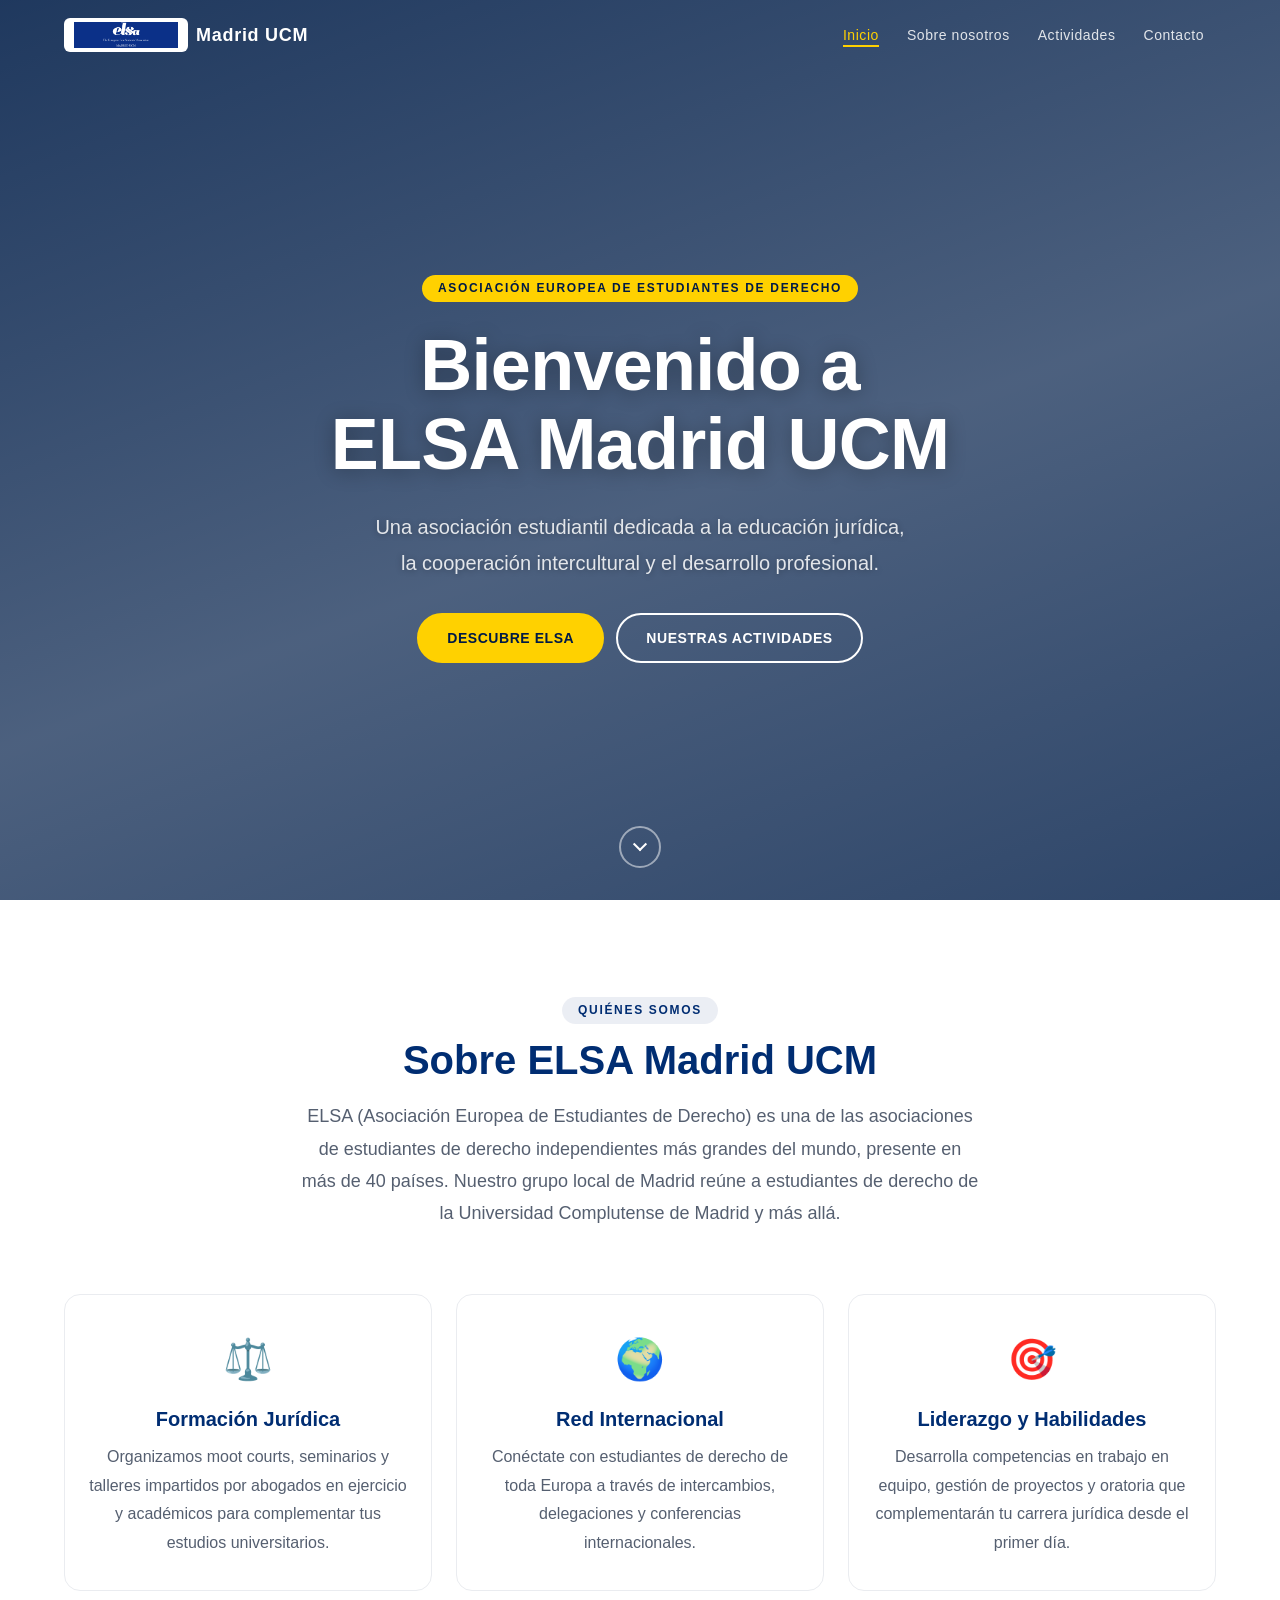
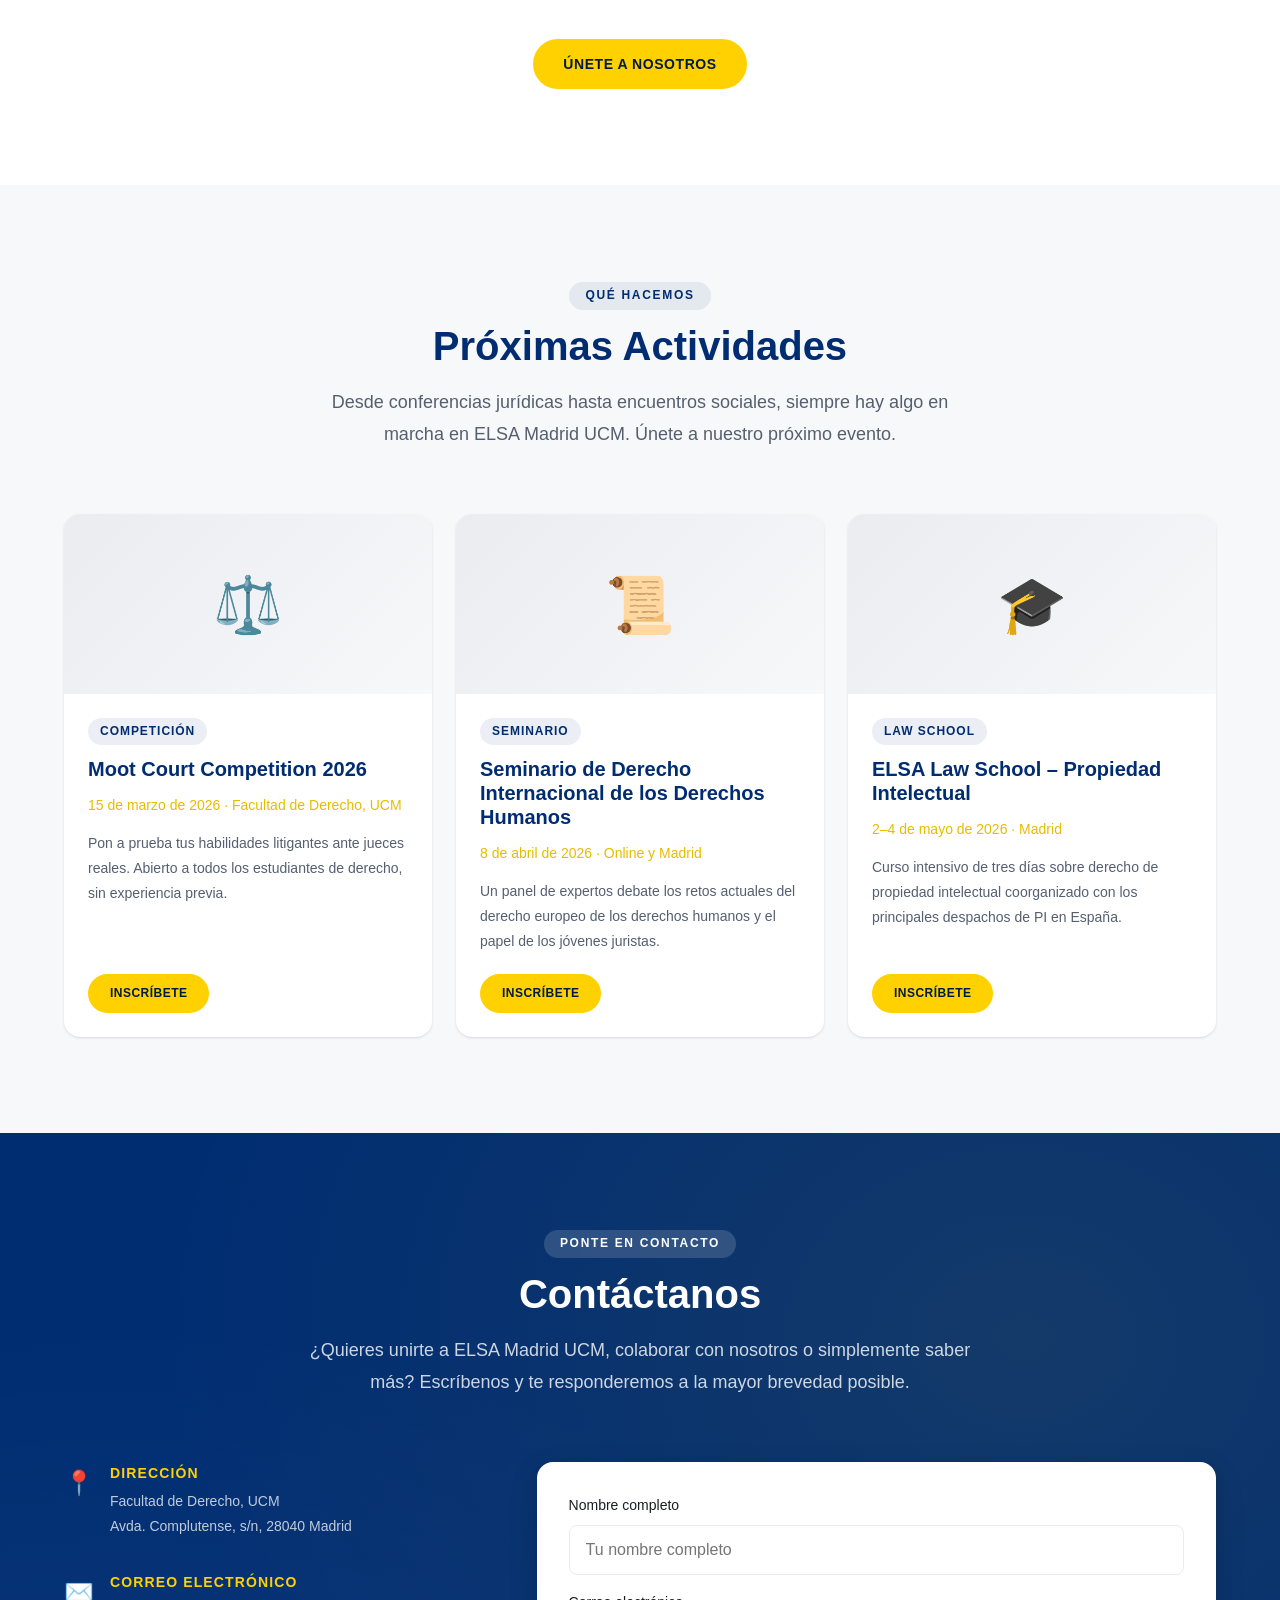
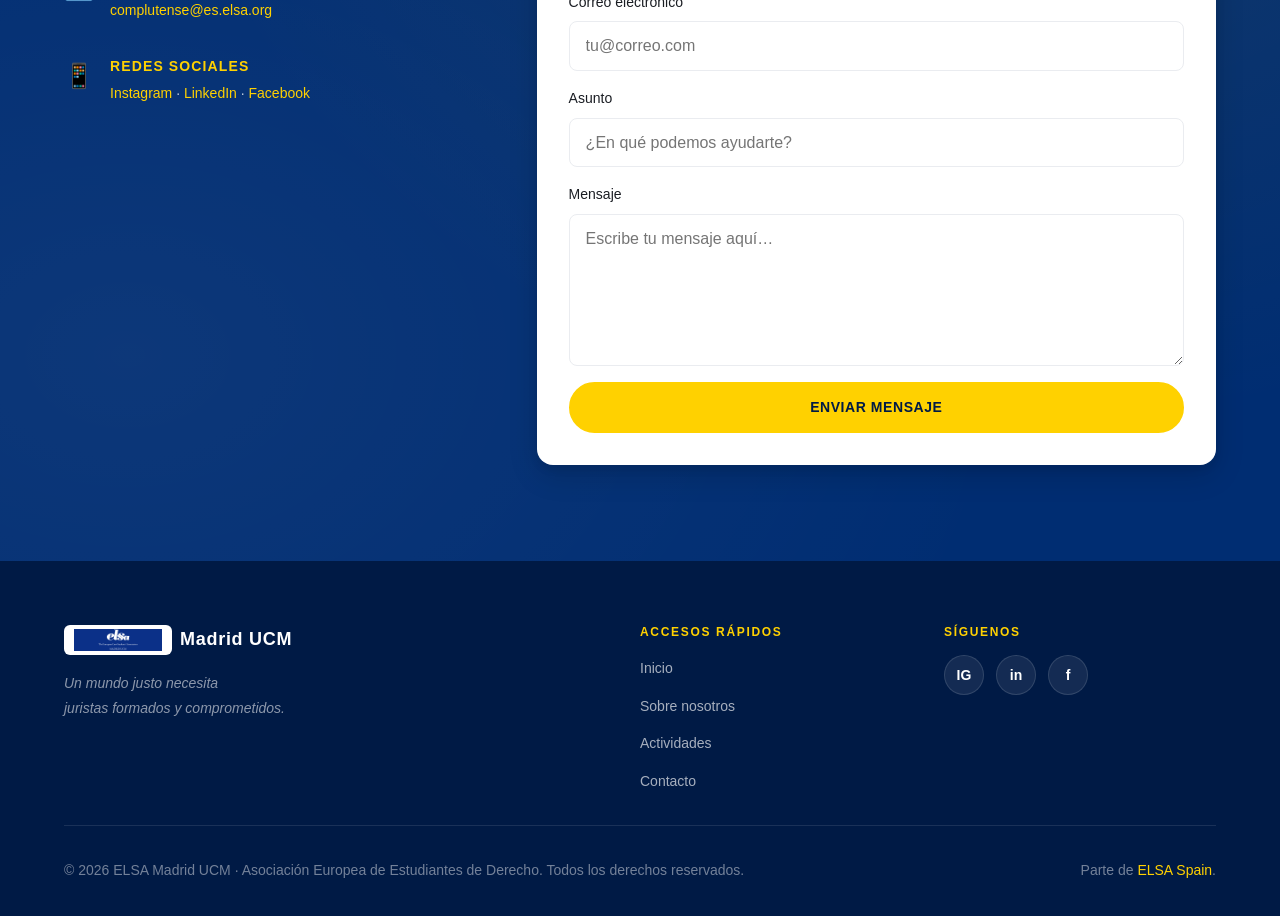
<file: index.html>
<!DOCTYPE html>
<html lang="es">
<head>
  <meta charset="UTF-8" />
  <meta name="viewport" content="width=device-width, initial-scale=1.0" />
  <meta name="description" content="ELSA Madrid UCM – Grupo local de la Asociación Europea de Estudiantes de Derecho. Educación jurídica, cooperación intercultural y liderazgo." />
  <title>ELSA Madrid UCM</title>
  <link rel="stylesheet" href="assets/css/styles.css" />
</head>
<body>

  <!-- ============================================================
       HEADER / STICKY NAVBAR
  ============================================================ -->
  <header class="header" id="header">
    <nav class="navbar" aria-label="Main navigation">
      <div class="nav-container">

        <!-- Logo -->
        <a href="#home" class="nav-logo" aria-label="Inicio de ELSA Madrid UCM">
          <img src="assets/images/elsa-blue.png" alt="ELSA Logo" class="logo-img" />
          <span class="logo-text">Madrid UCM</span>
        </a>

        <!-- Botón hamburguesa (móvil) -->
        <button class="nav-toggle" id="navToggle" aria-label="Abrir menú de navegación" aria-expanded="false" aria-controls="navMenu">
          <span class="hamburger-line"></span>
          <span class="hamburger-line"></span>
          <span class="hamburger-line"></span>
        </button>

        <!-- Menú de navegación -->
        <ul class="nav-menu" id="navMenu" role="list">
          <li><a href="#home"       class="nav-link active">Inicio</a></li>
          <li><a href="#about"      class="nav-link">Sobre nosotros</a></li>
          <li><a href="#activities" class="nav-link">Actividades</a></li>
          <li><a href="#contact"    class="nav-link">Contacto</a></li>
        </ul>

      </div>
    </nav>
  </header>

  <main>

    <!-- ============================================================
         HERO SECTION
    ============================================================ -->
    <section class="hero" id="home" aria-label="Sección principal">
      <!-- Imagen de fondo vía CSS -->
      <div class="hero-overlay" aria-hidden="true"></div>
      <div class="hero-content">
        <span class="hero-tag">Asociación Europea de Estudiantes de Derecho</span>
        <h1 class="hero-title">Bienvenido a ELSA&nbsp;Madrid UCM</h1>
        <p class="hero-subtitle">
          Una asociación estudiantil dedicada a la educación jurídica,<br />
          la cooperación intercultural y el desarrollo profesional.
        </p>
        <div class="hero-actions">
          <a href="#about"      class="btn btn-primary">Descubre ELSA</a>
          <a href="#activities" class="btn btn-outline">Nuestras actividades</a>
        </div>
      </div>
      <!-- Indicador de scroll -->
      <a href="#about" class="hero-scroll" aria-label="Desplazarse a la sección Sobre nosotros">
        <span class="scroll-arrow" aria-hidden="true"></span>
      </a>
    </section>

    <!-- ============================================================
         ABOUT SECTION
    ============================================================ -->
    <section class="section about" id="about" aria-labelledby="about-heading">
      <div class="container">

        <div class="section-header">
          <span class="section-tag">Quiénes somos</span>
          <h2 class="section-title" id="about-heading">Sobre ELSA Madrid UCM</h2>
          <p class="section-subtitle">
            ELSA (Asociación Europea de Estudiantes de Derecho) es una de las asociaciones
            de estudiantes de derecho independientes más grandes del mundo, presente en más
            de 40 países. Nuestro grupo local de Madrid reúne a estudiantes de derecho de
            la Universidad Complutense de Madrid y más allá.
          </p>
        </div>

        <div class="about-grid">

          <div class="about-card reveal">
            <div class="about-card__icon" aria-hidden="true">⚖️</div>
            <h3 class="about-card__title">Formación Jurídica</h3>
            <p class="about-card__text">
              Organizamos moot courts, seminarios y talleres impartidos por
              abogados en ejercicio y académicos para complementar tus estudios universitarios.
            </p>
          </div>

          <div class="about-card reveal">
            <div class="about-card__icon" aria-hidden="true">🌍</div>
            <h3 class="about-card__title">Red Internacional</h3>
            <p class="about-card__text">
              Conéctate con estudiantes de derecho de toda Europa a través de
              intercambios, delegaciones y conferencias internacionales.
            </p>
          </div>

          <div class="about-card reveal">
            <div class="about-card__icon" aria-hidden="true">🎯</div>
            <h3 class="about-card__title">Liderazgo y Habilidades</h3>
            <p class="about-card__text">
              Desarrolla competencias en trabajo en equipo, gestión de proyectos
              y oratoria que complementarán tu carrera jurídica desde el primer día.
            </p>
          </div>

        </div>

        <div class="about-cta">
          <a href="https://forms.gle/DEcQArEJAnnjDr9g6" target="_blank" rel="noopener noreferrer" class="btn btn-primary">Únete a nosotros</a>
        </div>

      </div>
    </section>

    <!-- ============================================================
         ACTIVITIES SECTION
    ============================================================ -->
    <section class="section activities" id="activities" aria-labelledby="activities-heading">
      <div class="container">

        <div class="section-header">
          <span class="section-tag">Qué hacemos</span>
          <h2 class="section-title" id="activities-heading">Próximas Actividades</h2>
          <p class="section-subtitle">
            Desde conferencias jurídicas hasta encuentros sociales, siempre hay algo
            en marcha en ELSA Madrid UCM. Únete a nuestro próximo evento.
          </p>
        </div>

        <div class="activities-grid">

          <!-- Actividad 1 -->
          <article class="activity-card reveal" aria-label="Evento: Moot Court Competition">
            <div class="activity-card__image" aria-hidden="true">
              <div class="img-placeholder">
                <span>⚖️</span>
              </div>
            </div>
            <div class="activity-card__body">
              <span class="activity-card__category">Competición</span>
              <h3 class="activity-card__title">Moot Court Competition 2026</h3>
              <p class="activity-card__date">
                <time datetime="2026-03-15">15 de marzo de 2026</time> · Facultad de Derecho, UCM
              </p>
              <p class="activity-card__text">
                Pon a prueba tus habilidades litigantes ante jueces reales.
                Abierto a todos los estudiantes de derecho, sin experiencia previa.
              </p>
              <a href="#contact" class="btn btn-small btn-primary">Inscríbete</a>
            </div>
          </article>

          <!-- Actividad 2 -->
          <article class="activity-card reveal" aria-label="Evento: Seminario de Derechos Humanos">
            <div class="activity-card__image" aria-hidden="true">
              <div class="img-placeholder">
                <span>📜</span>
              </div>
            </div>
            <div class="activity-card__body">
              <span class="activity-card__category">Seminario</span>
              <h3 class="activity-card__title">Seminario de Derecho Internacional de los Derechos Humanos</h3>
              <p class="activity-card__date">
                <time datetime="2026-04-08">8 de abril de 2026</time> · Online y Madrid
              </p>
              <p class="activity-card__text">
                Un panel de expertos debate los retos actuales del derecho europeo
                de los derechos humanos y el papel de los jóvenes juristas.
              </p>
              <a href="#contact" class="btn btn-small btn-primary">Inscríbete</a>
            </div>
          </article>

          <!-- Actividad 3 -->
          <article class="activity-card reveal" aria-label="Evento: ELSA Law School">
            <div class="activity-card__image" aria-hidden="true">
              <div class="img-placeholder">
                <span>🎓</span>
              </div>
            </div>
            <div class="activity-card__body">
              <span class="activity-card__category">Law School</span>
              <h3 class="activity-card__title">ELSA Law School – Propiedad Intelectual</h3>
              <p class="activity-card__date">
                <time datetime="2026-05-02">2–4 de mayo de 2026</time> · Madrid
              </p>
              <p class="activity-card__text">
                Curso intensivo de tres días sobre derecho de propiedad intelectual
                coorganizado con los principales despachos de PI en España.
              </p>
              <a href="#contact" class="btn btn-small btn-primary">Inscríbete</a>
            </div>
          </article>

        </div>

      </div>
    </section>

    <!-- ============================================================
         CONTACT SECTION
    ============================================================ -->
    <section class="section contact" id="contact" aria-labelledby="contact-heading">
      <div class="container">

        <div class="section-header section-header--light">
          <span class="section-tag section-tag--light">Ponte en contacto</span>
          <h2 class="section-title section-title--light" id="contact-heading">Contáctanos</h2>
          <p class="section-subtitle section-subtitle--light">
            ¿Quieres unirte a ELSA Madrid UCM, colaborar con nosotros o simplemente saber más?
            Escríbenos y te responderemos a la mayor brevedad posible.
          </p>
        </div>

        <div class="contact-layout">

          <!-- Información de contacto -->
          <div class="contact-info reveal">
            <div class="contact-info__item">
              <span class="contact-info__icon" aria-hidden="true">📍</span>
              <div>
                <strong>Dirección</strong>
                <p>Facultad de Derecho, UCM<br />Avda. Complutense, s/n, 28040 Madrid</p>
              </div>
            </div>
            <div class="contact-info__item">
              <span class="contact-info__icon" aria-hidden="true">✉️</span>
              <div>
                <strong>Correo electrónico</strong>
                <p><a href="mailto:complutense@es.elsa.org" class="contact-link">complutense@es.elsa.org</a></p>
              </div>
            </div>
            <div class="contact-info__item">
              <span class="contact-info__icon" aria-hidden="true">📱</span>
              <div>
                <strong>Redes sociales</strong>
                <p>
                  <a href="https://www.instagram.com/elsamadriducm" target="_blank" rel="noopener noreferrer" class="contact-link">Instagram</a> ·
                  <a href="https://www.linkedin.com/company/elsa-complutense/" target="_blank" rel="noopener noreferrer" class="contact-link">LinkedIn</a> ·
                  <a href="https://www.facebook.com/DerechoUCM" target="_blank" rel="noopener noreferrer" class="contact-link">Facebook</a>
                </p>
              </div>
            </div>
          </div>

          <!-- Formulario de contacto -->
          <form class="contact-form reveal" action="#" method="post" novalidate aria-label="Formulario de contacto">
            <div class="form-group">
              <label for="name">Nombre completo</label>
              <input type="text" id="name" name="name" placeholder="Tu nombre completo" required autocomplete="name" />
            </div>
            <div class="form-group">
              <label for="email">Correo electrónico</label>
              <input type="email" id="email" name="email" placeholder="tu@correo.com" required autocomplete="email" />
            </div>
            <div class="form-group">
              <label for="subject">Asunto</label>
              <input type="text" id="subject" name="subject" placeholder="¿En qué podemos ayudarte?" required />
            </div>
            <div class="form-group">
              <label for="message">Mensaje</label>
              <textarea id="message" name="message" rows="5" placeholder="Escribe tu mensaje aquí…" required></textarea>
            </div>
            <button type="submit" class="btn btn-primary btn-full">Enviar mensaje</button>
          </form>

        </div>

      </div>
    </section>

  </main>

  <!-- ============================================================
       FOOTER
  ============================================================ -->
  <footer class="footer" aria-label="Site footer">
    <div class="container">
      <div class="footer-grid">

        <div class="footer-brand">
          <a href="#home" class="nav-logo footer-logo" aria-label="ELSA Madrid UCM">
            <img src="assets/images/elsa-blue.png" alt="Logo ELSA" class="logo-img logo-img--footer" />
            <span class="logo-text">Madrid UCM</span>
          </a>
          <p class="footer-tagline">
            Un mundo justo necesita<br />juristas formados y comprometidos.
          </p>
        </div>

        <nav class="footer-nav" aria-label="Navegación del pie de página">
          <h3 class="footer-nav__heading">Accesos rápidos</h3>
          <ul role="list">
            <li><a href="#home">Inicio</a></li>
            <li><a href="#about">Sobre nosotros</a></li>
            <li><a href="#activities">Actividades</a></li>
            <li><a href="#contact">Contacto</a></li>
          </ul>
        </nav>

        <div class="footer-social">
          <h3 class="footer-nav__heading">Síguenos</h3>
          <div class="social-links">
            <a href="https://www.instagram.com/elsamadriducm" target="_blank" rel="noopener noreferrer" class="social-link" aria-label="Instagram">IG</a>
            <a href="https://www.linkedin.com/company/elsa-complutense/" target="_blank" rel="noopener noreferrer" class="social-link" aria-label="LinkedIn">in</a>
            <a href="https://www.facebook.com/DerechoUCM" target="_blank" rel="noopener noreferrer" class="social-link" aria-label="Facebook">f</a>
          </div>
        </div>

      </div>

      <div class="footer-bottom">
        <p>
          &copy; <span id="currentYear"></span> ELSA Madrid UCM · Asociación Europea de Estudiantes de Derecho.
          Todos los derechos reservados.
        </p>
        <p>
          Parte de <a href="https://www.elsaspain.org" target="_blank" rel="noopener noreferrer" class="contact-link">ELSA Spain</a>.
        </p>
      </div>
    </div>
  </footer>

  <script src="assets/js/main.js"></script>

</body>
</html>
</file>
<file: assets/css/styles.css>
/* ================================================================
  ELSA Madrid UCM – styles.css
   Official palette: #002D72 (navy), #FFD100 (gold), #FFFFFF (white)
   Structure:
     1. CSS Custom Properties (variables)
     2. Reset & Base
     3. Typography
     4. Utility classes
     5. Header & Navbar
     6. Hero Section
     7. Section commons
     8. About Section
     9. Activities Section
    10. Contact Section
    11. Footer
    12. Animations & Transitions
    13. Media queries (responsive)
================================================================ */


/* ================================================================
   1. CSS CUSTOM PROPERTIES
================================================================ */
:root {
  /* Brand colours */
  --color-navy:       #002D72;
  --color-navy-dark:  #001a45;
  --color-navy-light: #1a4494;
  --color-gold:       #FFD100;
  --color-gold-dark:  #e6bc00;
  --color-white:      #FFFFFF;

  /* Neutral tones */
  --color-grey-100:   #F7F8FA;
  --color-grey-200:   #EAECF0;
  --color-grey-400:   #9AA3B2;
  --color-grey-600:   #555F70;
  --color-grey-900:   #1A1D23;

  /* Functional */
  --color-text:       var(--color-grey-900);
  --color-text-muted: var(--color-grey-600);
  --color-bg:         var(--color-white);
  --color-bg-alt:     var(--color-grey-100);

  /* Typography */
  --font-sans:   'Segoe UI', 'Helvetica Neue', Arial, sans-serif;
  --font-serif:  Georgia, 'Times New Roman', serif;

  --text-xs:   0.75rem;    /* 12px */
  --text-sm:   0.875rem;   /* 14px */
  --text-base: 1rem;       /* 16px */
  --text-md:   1.125rem;   /* 18px */
  --text-lg:   1.25rem;    /* 20px */
  --text-xl:   1.5rem;     /* 24px */
  --text-2xl:  2rem;       /* 32px */
  --text-3xl:  2.5rem;     /* 40px */
  --text-4xl:  3.25rem;    /* 52px */
  --text-hero: clamp(2.4rem, 6vw, 4.5rem);

  --weight-regular: 400;
  --weight-medium:  500;
  --weight-bold:    700;
  --weight-black:   900;

  --leading-tight:  1.2;
  --leading-normal: 1.6;
  --leading-loose:  1.8;

  /* Spacing scale */
  --space-1:  0.25rem;
  --space-2:  0.5rem;
  --space-3:  0.75rem;
  --space-4:  1rem;
  --space-6:  1.5rem;
  --space-8:  2rem;
  --space-12: 3rem;
  --space-16: 4rem;
  --space-24: 6rem;

  /* Layout */
  --container-max: 1200px;
  --container-pad: 1.5rem;
  --navbar-height: 70px;
  --border-radius: 8px;
  --border-radius-lg: 16px;
  --border-radius-pill: 999px;

  /* Shadows */
  --shadow-sm: 0 1px 3px rgba(0,0,0,.08), 0 1px 2px rgba(0,0,0,.06);
  --shadow-md: 0 4px 12px rgba(0,0,0,.10), 0 2px 4px rgba(0,0,0,.06);
  --shadow-lg: 0 10px 30px rgba(0,0,0,.14), 0 4px 10px rgba(0,0,0,.08);
  --shadow-navbar: 0 2px 16px rgba(0, 45, 114, .15);

  /* Transitions */
  --transition-fast: 150ms ease;
  --transition-base: 300ms ease;
  --transition-slow: 500ms ease;
}


/* ================================================================
   2. RESET & BASE
================================================================ */
*, *::before, *::after {
  box-sizing: border-box;
  margin: 0;
  padding: 0;
}

html {
  scroll-behavior: smooth;
  font-size: 16px;
  -webkit-text-size-adjust: 100%;
}

body {
  font-family: var(--font-sans);
  font-size: var(--text-base);
  line-height: var(--leading-normal);
  color: var(--color-text);
  background-color: var(--color-bg);
  overflow-x: hidden;
}

img, svg, video {
  display: block;
  max-width: 100%;
}

a {
  color: inherit;
  text-decoration: none;
}

ul, ol {
  list-style: none;
}

button {
  cursor: pointer;
  border: none;
  background: none;
  font: inherit;
}

input, textarea, select {
  font: inherit;
}

/* Scroll padding to offset sticky header */
:target {
  scroll-margin-top: calc(var(--navbar-height) + var(--space-4));
}

/* Focus visible ring */
:focus-visible {
  outline: 3px solid var(--color-gold);
  outline-offset: 3px;
}


/* ================================================================
   3. TYPOGRAPHY
================================================================ */
h1, h2, h3, h4, h5, h6 {
  font-weight: var(--weight-bold);
  line-height: var(--leading-tight);
  color: var(--color-navy);
}

p {
  line-height: var(--leading-loose);
  color: var(--color-text-muted);
}

strong {
  font-weight: var(--weight-bold);
  color: var(--color-text);
}


/* ================================================================
   4. UTILITY CLASSES
================================================================ */

/* Container */
.container {
  width: 100%;
  max-width: var(--container-max);
  margin-inline: auto;
  padding-inline: var(--container-pad);
}

/* Buttons */
.btn {
  display: inline-flex;
  align-items: center;
  justify-content: center;
  gap: var(--space-2);
  padding: 0.75rem 1.75rem;
  font-size: var(--text-sm);
  font-weight: var(--weight-bold);
  letter-spacing: 0.04em;
  text-transform: uppercase;
  border-radius: var(--border-radius-pill);
  border: 2px solid transparent;
  transition:
    background-color var(--transition-base),
    color            var(--transition-base),
    border-color     var(--transition-base),
    box-shadow       var(--transition-base),
    transform        var(--transition-fast);
  white-space: nowrap;
}

.btn:hover {
  transform: translateY(-2px);
}

.btn:active {
  transform: translateY(0);
}

/* Primary button – gold fill */
.btn-primary {
  background-color: var(--color-gold);
  color: var(--color-navy-dark);
  border-color: var(--color-gold);
}

.btn-primary:hover {
  background-color: var(--color-gold-dark);
  border-color: var(--color-gold-dark);
  box-shadow: 0 6px 20px rgba(255, 209, 0, .40);
}

/* Outline button – white border */
.btn-outline {
  background-color: transparent;
  color: var(--color-white);
  border-color: var(--color-white);
}

.btn-outline:hover {
  background-color: var(--color-white);
  color: var(--color-navy);
  box-shadow: 0 6px 20px rgba(255,255,255,.25);
}

/* Small button variant */
.btn-small {
  padding: 0.5rem 1.25rem;
  font-size: var(--text-xs);
}

/* Full-width button */
.btn-full {
  width: 100%;
}

/* Image placeholder */
.img-placeholder {
  width: 100%;
  height: 100%;
  display: flex;
  align-items: center;
  justify-content: center;
  background: linear-gradient(135deg, var(--color-grey-200) 0%, var(--color-grey-100) 100%);
  font-size: 3.5rem;
}


/* ================================================================
   5. HEADER & NAVBAR
================================================================ */
.header {
  position: fixed;
  top: 0;
  left: 0;
  right: 0;
  z-index: 1000;
  transition: background-color var(--transition-base), box-shadow var(--transition-base);
}

/* Transparent on top of hero */
.header--transparent {
  background-color: transparent;
}

/* Solid once scrolled */
.header--scrolled {
  background-color: var(--color-navy);
  box-shadow: var(--shadow-navbar);
}

.navbar {
  height: var(--navbar-height);
}

.nav-container {
  height: 100%;
  max-width: var(--container-max);
  margin-inline: auto;
  padding-inline: var(--container-pad);
  display: flex;
  align-items: center;
  justify-content: space-between;
}

/* Logo */
.nav-logo {
  display: flex;
  align-items: center;
  gap: var(--space-2);
  text-decoration: none;
  transition: opacity var(--transition-fast);
}

.nav-logo:hover {
  opacity: 0.85;
}

.logo-badge {
  height: 38px;
  padding-inline: var(--space-3);
  display: flex;
  align-items: center;
  justify-content: center;
  background-color: var(--color-gold);
  color: var(--color-navy-dark);
  font-weight: var(--weight-black);
  font-size: var(--text-sm);
  letter-spacing: 0.12em;
  border-radius: 4px;
  transition: background-color var(--transition-base);
}

/* Actual logo image when available */
.logo-img {
  height: 34px;
  width: auto;
  object-fit: contain;
  background-color: var(--color-white);
  padding: 4px 10px;
  border-radius: 6px;
}

.logo-img--footer {
  height: 30px;
  opacity: 1;
}

.logo-text {
  font-size: var(--text-md);
  font-weight: var(--weight-bold);
  color: var(--color-white);
  letter-spacing: 0.04em;
}

/* Nav menu */
.nav-menu {
  display: flex;
  align-items: center;
  gap: var(--space-1);
}

.nav-link {
  position: relative;
  padding: var(--space-2) var(--space-3);
  font-size: var(--text-sm);
  font-weight: var(--weight-medium);
  color: rgba(255,255,255,.85);
  letter-spacing: 0.04em;
  border-radius: var(--border-radius);
  transition: color var(--transition-base), background-color var(--transition-base);
}

/* Underline effect */
.nav-link::after {
  content: '';
  position: absolute;
  bottom: 4px;
  left: var(--space-3);
  right: var(--space-3);
  height: 2px;
  background-color: var(--color-gold);
  transform: scaleX(0);
  transform-origin: center;
  transition: transform var(--transition-base);
}

.nav-link:hover,
.nav-link.active {
  color: var(--color-gold);
}

.nav-link:hover::after,
.nav-link.active::after {
  transform: scaleX(1);
}

/* Hamburger button */
.nav-toggle {
  display: none;
  flex-direction: column;
  gap: 5px;
  padding: var(--space-2);
  border-radius: var(--border-radius);
  transition: background-color var(--transition-fast);
}

.nav-toggle:hover {
  background-color: rgba(255,255,255,.10);
}

.hamburger-line {
  display: block;
  width: 24px;
  height: 2px;
  background-color: var(--color-white);
  border-radius: 2px;
  transition: transform var(--transition-base), opacity var(--transition-base);
}

/* Hamburger → X animation */
.nav-toggle[aria-expanded="true"] .hamburger-line:nth-child(1) {
  transform: translateY(7px) rotate(45deg);
}

.nav-toggle[aria-expanded="true"] .hamburger-line:nth-child(2) {
  opacity: 0;
}

.nav-toggle[aria-expanded="true"] .hamburger-line:nth-child(3) {
  transform: translateY(-7px) rotate(-45deg);
}


/* ================================================================
   6. HERO SECTION
================================================================ */
.hero {
  position: relative;
  min-height: 100vh;
  display: flex;
  align-items: center;
  justify-content: center;
  text-align: center;
  padding-block: calc(var(--navbar-height) + var(--space-16)) var(--space-24);
  padding-inline: var(--container-pad);

  /* Background image – replace URL with actual image */
  background-image:
    url('https://images.unsplash.com/photo-1589829545856-d10d557cf95f?w=1600&auto=format&fit=crop&q=80');
  background-size: cover;
  background-position: center;
  background-repeat: no-repeat;
  background-attachment: fixed;
}

/* Dark gradient overlay */
.hero-overlay {
  position: absolute;
  inset: 0;
  background: linear-gradient(
    160deg,
    rgba(0, 29, 72, .88) 0%,
    rgba(0, 29, 72, .70) 55%,
    rgba(0, 29, 72, .82) 100%
  );
  pointer-events: none;
}

.hero-content {
  position: relative;
  z-index: 1;
  max-width: 760px;
  display: flex;
  flex-direction: column;
  align-items: center;
  gap: var(--space-6);
  animation: fadeInUp 0.9s ease both;
}

.hero-tag {
  display: inline-block;
  padding: var(--space-1) var(--space-4);
  background-color: var(--color-gold);
  color: var(--color-navy-dark);
  font-size: var(--text-xs);
  font-weight: var(--weight-bold);
  letter-spacing: 0.14em;
  text-transform: uppercase;
  border-radius: var(--border-radius-pill);
}

.hero-title {
  font-size: var(--text-hero);
  font-weight: var(--weight-black);
  color: var(--color-white);
  line-height: 1.1;
  letter-spacing: -0.01em;
  text-shadow: 0 2px 20px rgba(0,0,0,.30);
}

.hero-subtitle {
  font-size: clamp(1rem, 2.5vw, 1.25rem);
  color: rgba(255,255,255,.85);
  line-height: var(--leading-loose);
  text-shadow: 0 1px 6px rgba(0,0,0,.30);
}

.hero-actions {
  display: flex;
  flex-wrap: wrap;
  gap: var(--space-3);
  justify-content: center;
  margin-top: var(--space-2);
}

/* Scroll arrow */
.hero-scroll {
  position: absolute;
  bottom: var(--space-8);
  left: 50%;
  transform: translateX(-50%);
  z-index: 1;
  display: flex;
  align-items: center;
  justify-content: center;
  width: 42px;
  height: 42px;
  border: 2px solid rgba(255,255,255,.50);
  border-radius: 50%;
  transition: border-color var(--transition-base), transform var(--transition-base);
  animation: bounce 2s infinite 2s;
}

.hero-scroll:hover {
  border-color: var(--color-gold);
  transform: translateX(-50%) translateY(-2px);
}

.scroll-arrow {
  display: block;
  width: 10px;
  height: 10px;
  border-right: 2px solid var(--color-white);
  border-bottom: 2px solid var(--color-white);
  transform: rotate(45deg) translate(-2px, -2px);
}


/* ================================================================
   7. SECTION COMMONS
================================================================ */
.section {
  padding-block: var(--space-24);
}

.section-header {
  text-align: center;
  max-width: 680px;
  margin-inline: auto;
  margin-bottom: var(--space-16);
}

.section-tag {
  display: inline-block;
  margin-bottom: var(--space-3);
  padding: var(--space-1) var(--space-4);
  background-color: rgba(0, 45, 114, .08);
  color: var(--color-navy);
  font-size: var(--text-xs);
  font-weight: var(--weight-bold);
  letter-spacing: 0.14em;
  text-transform: uppercase;
  border-radius: var(--border-radius-pill);
}

.section-tag--light {
  background-color: rgba(255,255,255,.15);
  color: var(--color-white);
}

.section-title {
  font-size: clamp(var(--text-2xl), 4vw, var(--text-3xl));
  margin-bottom: var(--space-4);
}

.section-title--light {
  color: var(--color-white);
}

.section-subtitle {
  font-size: var(--text-md);
  color: var(--color-text-muted);
  line-height: var(--leading-loose);
}

.section-subtitle--light {
  color: rgba(255,255,255,.80);
}


/* ================================================================
   8. ABOUT SECTION
================================================================ */
.about {
  background-color: var(--color-bg);
}

.about-grid {
  display: grid;
  grid-template-columns: repeat(3, 1fr);
  gap: var(--space-6);
  margin-bottom: var(--space-12);
}

.about-card {
  position: relative;
  padding: var(--space-8) var(--space-6);
  background-color: var(--color-bg);
  border: 1px solid var(--color-grey-200);
  border-radius: var(--border-radius-lg);
  text-align: center;
  transition:
    transform    var(--transition-base),
    box-shadow   var(--transition-base),
    border-color var(--transition-base);
  overflow: hidden;
}

/* Gold top accent line */
.about-card::before {
  content: '';
  position: absolute;
  top: 0;
  left: 0;
  right: 0;
  height: 4px;
  background: linear-gradient(90deg, var(--color-navy), var(--color-gold));
  transform: scaleX(0);
  transform-origin: left;
  transition: transform var(--transition-base);
}

.about-card:hover {
  transform: translateY(-6px);
  box-shadow: var(--shadow-lg);
  border-color: transparent;
}

.about-card:hover::before {
  transform: scaleX(1);
}

.about-card__icon {
  font-size: 2.5rem;
  margin-bottom: var(--space-4);
}

.about-card__title {
  font-size: var(--text-lg);
  color: var(--color-navy);
  margin-bottom: var(--space-3);
}

.about-card__text {
  font-size: var(--text-base);
  line-height: var(--leading-loose);
}

.about-cta {
  text-align: center;
}


/* ================================================================
   9. ACTIVITIES SECTION
================================================================ */
.activities {
  background-color: var(--color-grey-100);
}

.activities-grid {
  display: grid;
  grid-template-columns: repeat(3, 1fr);
  gap: var(--space-6);
}

.activity-card {
  background-color: var(--color-white);
  border-radius: var(--border-radius-lg);
  overflow: hidden;
  box-shadow: var(--shadow-sm);
  display: flex;
  flex-direction: column;
  transition:
    transform  var(--transition-base),
    box-shadow var(--transition-base);
}

.activity-card:hover {
  transform: translateY(-6px);
  box-shadow: var(--shadow-lg);
}

.activity-card__image {
  height: 180px;
  overflow: hidden;
  flex-shrink: 0;
}

.activity-card__body {
  padding: var(--space-6);
  display: flex;
  flex-direction: column;
  gap: var(--space-3);
  flex: 1;
}

.activity-card__category {
  display: inline-block;
  padding: var(--space-1) var(--space-3);
  background-color: rgba(0, 45, 114, .08);
  color: var(--color-navy);
  font-size: var(--text-xs);
  font-weight: var(--weight-bold);
  letter-spacing: 0.08em;
  text-transform: uppercase;
  border-radius: var(--border-radius-pill);
  align-self: flex-start;
}

.activity-card__title {
  font-size: var(--text-lg);
  color: var(--color-navy);
  line-height: var(--leading-tight);
}

.activity-card__date {
  font-size: var(--text-sm);
  color: var(--color-gold-dark);
  font-weight: var(--weight-medium);
}

.activity-card__text {
  font-size: var(--text-sm);
  flex: 1;
}

.activity-card .btn {
  margin-top: var(--space-2);
  align-self: flex-start;
}


/* ================================================================
  10. CONTACT SECTION
================================================================ */
.contact {
  background-color: var(--color-navy);
  background-image:
    radial-gradient(ellipse at 80% 20%, rgba(255,209,0,.08) 0%, transparent 60%),
    radial-gradient(ellipse at 10% 80%, rgba(255,255,255,.05) 0%, transparent 55%);
}

.contact-layout {
  display: grid;
  grid-template-columns: 1fr 1.6fr;
  gap: var(--space-12);
  align-items: start;
}

/* Contact Info */
.contact-info {
  display: flex;
  flex-direction: column;
  gap: var(--space-8);
}

.contact-info__item {
  display: flex;
  align-items: flex-start;
  gap: var(--space-4);
}

.contact-info__icon {
  font-size: var(--text-xl);
  flex-shrink: 0;
  margin-top: 2px;
}

.contact-info__item strong {
  display: block;
  color: var(--color-gold);
  font-size: var(--text-sm);
  letter-spacing: 0.08em;
  text-transform: uppercase;
  margin-bottom: var(--space-1);
}

.contact-info__item p {
  color: rgba(255,255,255,.75);
  font-size: var(--text-sm);
  line-height: var(--leading-loose);
}

.contact-link {
  color: var(--color-gold);
  transition: opacity var(--transition-fast);
}

.contact-link:hover {
  opacity: 0.80;
  text-decoration: underline;
}

/* Contact Form */
.contact-form {
  background-color: var(--color-white);
  padding: var(--space-8);
  border-radius: var(--border-radius-lg);
  display: flex;
  flex-direction: column;
  gap: var(--space-4);
  box-shadow: var(--shadow-lg);
}

.form-group {
  display: flex;
  flex-direction: column;
  gap: var(--space-2);
}

.form-group label {
  font-size: var(--text-sm);
  font-weight: var(--weight-medium);
  color: var(--color-text);
}

.form-group input,
.form-group textarea {
  width: 100%;
  padding: 0.70rem 1rem;
  border: 1.5px solid var(--color-grey-200);
  border-radius: var(--border-radius);
  font-size: var(--text-base);
  color: var(--color-text);
  background-color: var(--color-bg);
  transition: border-color var(--transition-base), box-shadow var(--transition-base);
}

.form-group input:focus,
.form-group textarea:focus {
  outline: none;
  border-color: var(--color-navy);
  box-shadow: 0 0 0 3px rgba(0, 45, 114, .12);
}

.form-group textarea {
  resize: vertical;
  min-height: 130px;
}


/* ================================================================
  11. FOOTER
================================================================ */
.footer {
  background-color: var(--color-navy-dark);
  padding-block: var(--space-16) var(--space-8);
}

.footer-grid {
  display: grid;
  grid-template-columns: 2fr 1fr 1fr;
  gap: var(--space-8);
  padding-bottom: var(--space-8);
  border-bottom: 1px solid rgba(255,255,255,.10);
  margin-bottom: var(--space-8);
}

.footer-logo {
  margin-bottom: var(--space-4);
}

.footer-tagline {
  font-size: var(--text-sm);
  color: rgba(255,255,255,.55);
  line-height: var(--leading-loose);
  font-style: italic;
}

.footer-nav__heading {
  color: var(--color-gold);
  font-size: var(--text-xs);
  letter-spacing: 0.14em;
  text-transform: uppercase;
  margin-bottom: var(--space-4);
}

.footer-nav ul {
  display: flex;
  flex-direction: column;
  gap: var(--space-3);
}

.footer-nav a {
  font-size: var(--text-sm);
  color: rgba(255,255,255,.65);
  transition: color var(--transition-base);
}

.footer-nav a:hover {
  color: var(--color-gold);
}

.social-links {
  display: flex;
  gap: var(--space-3);
}

.social-link {
  display: flex;
  align-items: center;
  justify-content: center;
  width: 40px;
  height: 40px;
  background-color: rgba(255,255,255,.08);
  color: var(--color-white);
  font-size: var(--text-sm);
  font-weight: var(--weight-bold);
  border-radius: 50%;
  border: 1px solid rgba(255,255,255,.12);
  transition:
    background-color var(--transition-base),
    color            var(--transition-base),
    border-color     var(--transition-base),
    transform        var(--transition-fast);
}

.social-link:hover {
  background-color: var(--color-gold);
  color: var(--color-navy-dark);
  border-color: var(--color-gold);
  transform: translateY(-2px);
}

.footer-bottom {
  display: flex;
  flex-wrap: wrap;
  gap: var(--space-3);
  justify-content: space-between;
  align-items: center;
}

.footer-bottom p {
  font-size: var(--text-sm);
  color: rgba(255,255,255,.45);
}


/* ================================================================
  12. ANIMATIONS & TRANSITIONS
================================================================ */

/* Fade in from below – keyframe */
@keyframes fadeInUp {
  from {
    opacity: 0;
    transform: translateY(30px);
  }
  to {
    opacity: 1;
    transform: translateY(0);
  }
}

/* Bounce pulse for scroll arrow */
@keyframes bounce {
  0%, 100% { transform: translateX(-50%) translateY(0); }
  50%       { transform: translateX(-50%) translateY(8px); }
}

/* Reveal on scroll – initial hidden state */
.reveal {
  opacity: 0;
  transform: translateY(28px);
  transition:
    opacity   0.6s ease,
    transform 0.6s ease;
}

/* Class toggled by JS when element enters viewport */
.reveal.visible {
  opacity: 1;
  transform: translateY(0);
}

/* Stagger delays for grid children */
.about-grid   .reveal:nth-child(2) { transition-delay: 0.12s; }
.about-grid   .reveal:nth-child(3) { transition-delay: 0.24s; }

.activities-grid .reveal:nth-child(2) { transition-delay: 0.12s; }
.activities-grid .reveal:nth-child(3) { transition-delay: 0.24s; }


/* ================================================================
  13. MEDIA QUERIES
================================================================ */

/* ── Tablet: ≤ 1024px ── */
@media (max-width: 1024px) {
  .about-grid,
  .activities-grid {
    grid-template-columns: repeat(2, 1fr);
  }

  .contact-layout {
    grid-template-columns: 1fr;
  }

  .footer-grid {
    grid-template-columns: 1fr 1fr;
  }

  .footer-brand {
    grid-column: 1 / -1;
  }
}

/* ── Mobile: ≤ 768px ── */
@media (max-width: 768px) {
  :root {
    --space-24: 4rem;
    --space-16: 3rem;
  }

  /* Mobile navbar */
  .nav-toggle {
    display: flex;
  }

  .nav-menu {
    position: fixed;
    top: var(--navbar-height);
    left: 0;
    right: 0;
    flex-direction: column;
    align-items: stretch;
    background-color: var(--color-navy-dark);
    padding: var(--space-4) var(--space-6) var(--space-6);
    gap: var(--space-1);
    box-shadow: var(--shadow-navbar);

    /* Hidden state */
    opacity: 0;
    visibility: hidden;
    transform: translateY(-10px);
    transition:
      opacity    var(--transition-base),
      visibility var(--transition-base),
      transform  var(--transition-base);
  }

  .nav-menu.open {
    opacity: 1;
    visibility: visible;
    transform: translateY(0);
  }

  .nav-link {
    padding: var(--space-3) var(--space-4);
    font-size: var(--text-base);
    border-radius: var(--border-radius);
  }

  .nav-link::after {
    display: none;
  }

  .nav-link:hover,
  .nav-link.active {
    background-color: rgba(255,255,255,.08);
    color: var(--color-gold);
  }

  /* Hero */
  .hero {
    background-attachment: scroll;
    padding-block: calc(var(--navbar-height) + 4rem) 5rem;
  }

  .hero-actions {
    flex-direction: column;
    align-items: center;
  }

  .hero-actions .btn {
    width: 100%;
    max-width: 280px;
  }

  /* Grids → single column */
  .about-grid,
  .activities-grid {
    grid-template-columns: 1fr;
  }

  .footer-grid {
    grid-template-columns: 1fr;
    gap: var(--space-6);
  }

  .footer-bottom {
    flex-direction: column;
    text-align: center;
  }

  .contact-form {
    padding: var(--space-6);
  }
}

/* ── Small mobile: ≤ 480px ── */
@media (max-width: 480px) {
  .hero-title {
    font-size: 2.2rem;
  }

  .section-title {
    font-size: var(--text-2xl);
  }

  .contact-form {
    padding: var(--space-4);
  }
}
</file>
